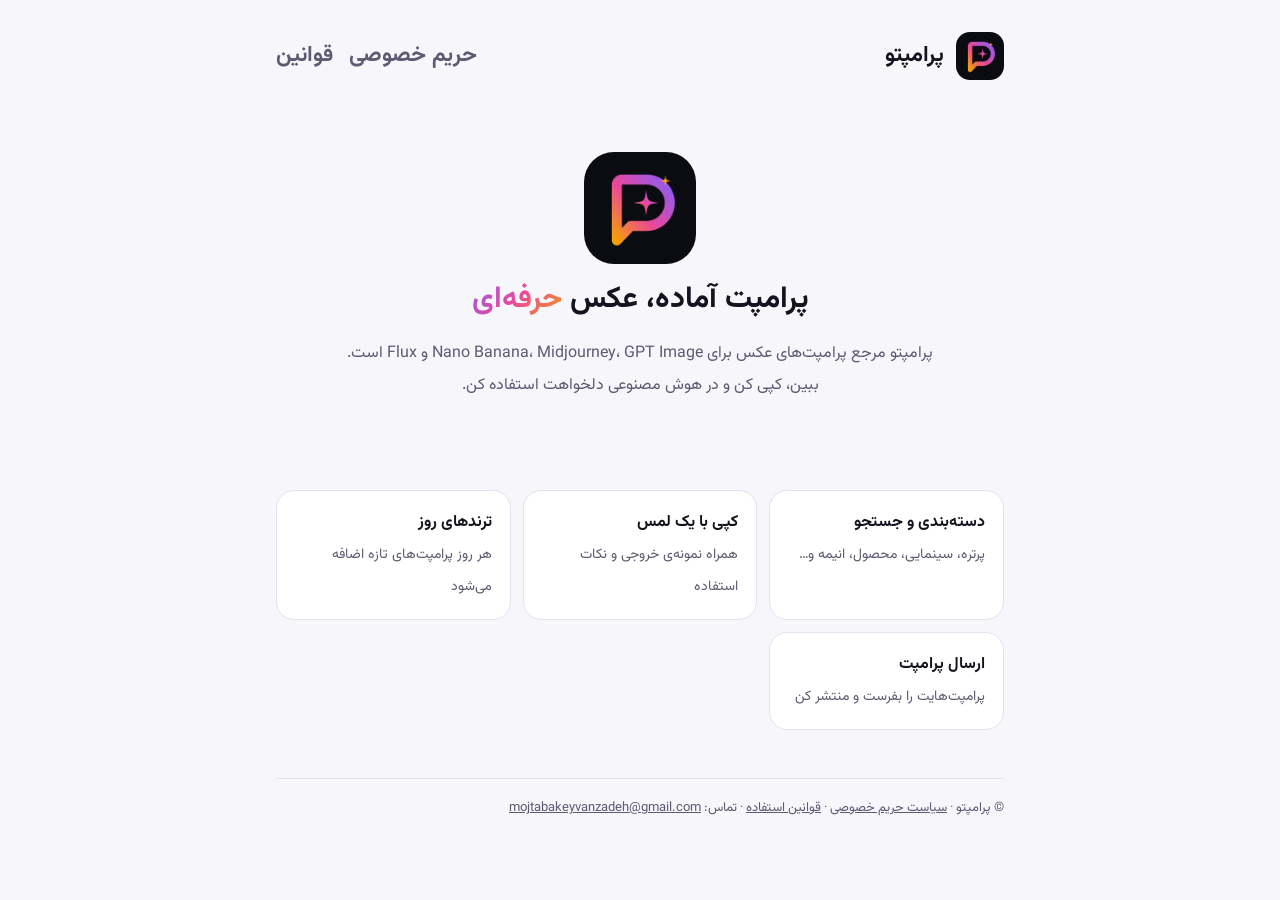
<file: index.html>
<!doctype html>
<html lang="fa" dir="rtl">
<head>
<meta charset="utf-8">
<meta name="viewport" content="width=device-width,initial-scale=1">
<title>پرامپتو | مرجع پرامپت‌های عکس هوش مصنوعی</title>
<meta name="description" content="پرامپتو؛ مرجع پرامپت‌های حرفه‌ای برای ساخت عکس با هوش مصنوعی.">
<link rel="icon" href="logo.png">
<link rel="stylesheet" href="style.css">
</head>
<body>
<div class="wrap">
  <header>
    <img src="logo.png" alt="">
    <a href="./">پرامپتو</a>
    <nav><a href="privacy.html">حریم خصوصی</a><a href="terms.html">قوانین</a></nav>
  </header>

  <section class="hero">
    <img src="logo.png" alt="لوگوی پرامپتو">
    <h1>پرامپت آماده، عکس <span class="grad">حرفه‌ای</span></h1>
    <p>پرامپتو مرجع پرامپت‌های عکس برای Nano Banana، Midjourney، GPT Image و Flux است.<br>
       ببین، کپی کن و در هوش مصنوعی دلخواهت استفاده کن.</p>
  </section>

  <div class="cards">
    <div class="card"><b>دسته‌بندی و جستجو</b><span>پرتره، سینمایی، محصول، انیمه و…</span></div>
    <div class="card"><b>کپی با یک لمس</b><span>همراه نمونه‌ی خروجی و نکات استفاده</span></div>
    <div class="card"><b>ترندهای روز</b><span>هر روز پرامپت‌های تازه اضافه می‌شود</span></div>
    <div class="card"><b>ارسال پرامپت</b><span>پرامپت‌هایت را بفرست و منتشر کن</span></div>
  </div>

  <footer>
    © پرامپتو ·
    <a href="privacy.html">سیاست حریم خصوصی</a> ·
    <a href="terms.html">قوانین استفاده</a> ·
    تماس: <a href="mailto:mojtabakeyvanzadeh@gmail.com">mojtabakeyvanzadeh@gmail.com</a>
  </footer>
</div>
</body>
</html>
</file>
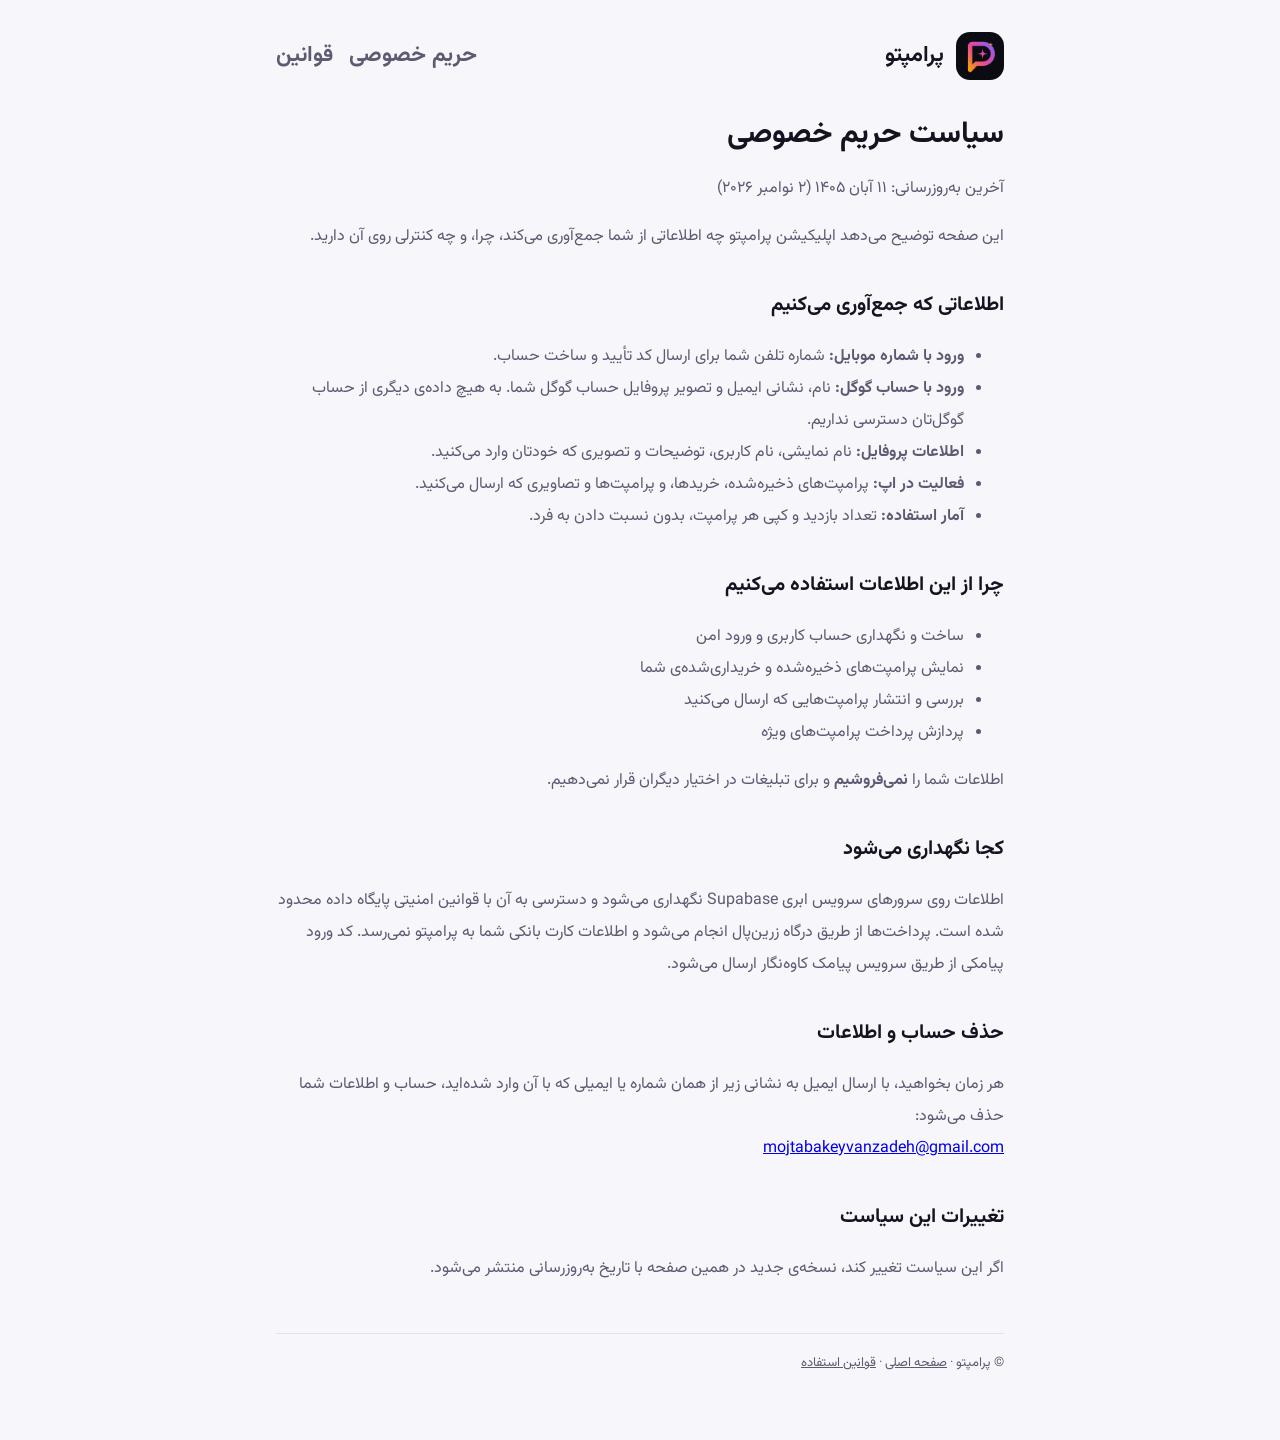
<file: privacy.html>
<!doctype html>
<html lang="fa" dir="rtl">
<head>
<meta charset="utf-8">
<meta name="viewport" content="width=device-width,initial-scale=1">
<title>سیاست حریم خصوصی | پرامپتو</title>
<link rel="icon" href="logo.png">
<link rel="stylesheet" href="style.css">
</head>
<body>
<div class="wrap">
  <header>
    <img src="logo.png" alt="">
    <a href="./">پرامپتو</a>
    <nav><a href="privacy.html">حریم خصوصی</a><a href="terms.html">قوانین</a></nav>
  </header>

  <h1>سیاست حریم خصوصی</h1>
  <p>آخرین به‌روزرسانی: ۱۱ آبان ۱۴۰۵ (۲ نوامبر ۲۰۲۶)</p>
  <p>این صفحه توضیح می‌دهد اپلیکیشن پرامپتو چه اطلاعاتی از شما جمع‌آوری می‌کند، چرا، و چه کنترلی روی آن دارید.</p>

  <h2>اطلاعاتی که جمع‌آوری می‌کنیم</h2>
  <ul>
    <li><b>ورود با شماره موبایل:</b> شماره تلفن شما برای ارسال کد تأیید و ساخت حساب.</li>
    <li><b>ورود با حساب گوگل:</b> نام، نشانی ایمیل و تصویر پروفایل حساب گوگل شما. به هیچ داده‌ی دیگری از حساب گوگل‌تان دسترسی نداریم.</li>
    <li><b>اطلاعات پروفایل:</b> نام نمایشی، نام کاربری، توضیحات و تصویری که خودتان وارد می‌کنید.</li>
    <li><b>فعالیت در اپ:</b> پرامپت‌های ذخیره‌شده، خریدها، و پرامپت‌ها و تصاویری که ارسال می‌کنید.</li>
    <li><b>آمار استفاده:</b> تعداد بازدید و کپی هر پرامپت، بدون نسبت دادن به فرد.</li>
  </ul>

  <h2>چرا از این اطلاعات استفاده می‌کنیم</h2>
  <ul>
    <li>ساخت و نگهداری حساب کاربری و ورود امن</li>
    <li>نمایش پرامپت‌های ذخیره‌شده و خریداری‌شده‌ی شما</li>
    <li>بررسی و انتشار پرامپت‌هایی که ارسال می‌کنید</li>
    <li>پردازش پرداخت پرامپت‌های ویژه</li>
  </ul>
  <p>اطلاعات شما را <b>نمی‌فروشیم</b> و برای تبلیغات در اختیار دیگران قرار نمی‌دهیم.</p>

  <h2>کجا نگهداری می‌شود</h2>
  <p>اطلاعات روی سرورهای سرویس ابری Supabase نگهداری می‌شود و دسترسی به آن با قوانین امنیتی پایگاه داده محدود شده است. پرداخت‌ها از طریق درگاه زرین‌پال انجام می‌شود و اطلاعات کارت بانکی شما به پرامپتو نمی‌رسد. کد ورود پیامکی از طریق سرویس پیامک کاوه‌نگار ارسال می‌شود.</p>

  <h2>حذف حساب و اطلاعات</h2>
  <p>هر زمان بخواهید، با ارسال ایمیل به نشانی زیر از همان شماره یا ایمیلی که با آن وارد شده‌اید، حساب و اطلاعات شما حذف می‌شود:<br>
  <a href="mailto:mojtabakeyvanzadeh@gmail.com">mojtabakeyvanzadeh@gmail.com</a></p>

  <h2>تغییرات این سیاست</h2>
  <p>اگر این سیاست تغییر کند، نسخه‌ی جدید در همین صفحه با تاریخ به‌روزرسانی منتشر می‌شود.</p>

  <footer>
    © پرامپتو · <a href="./">صفحه اصلی</a> · <a href="terms.html">قوانین استفاده</a>
  </footer>
</div>
</body>
</html>
</file>
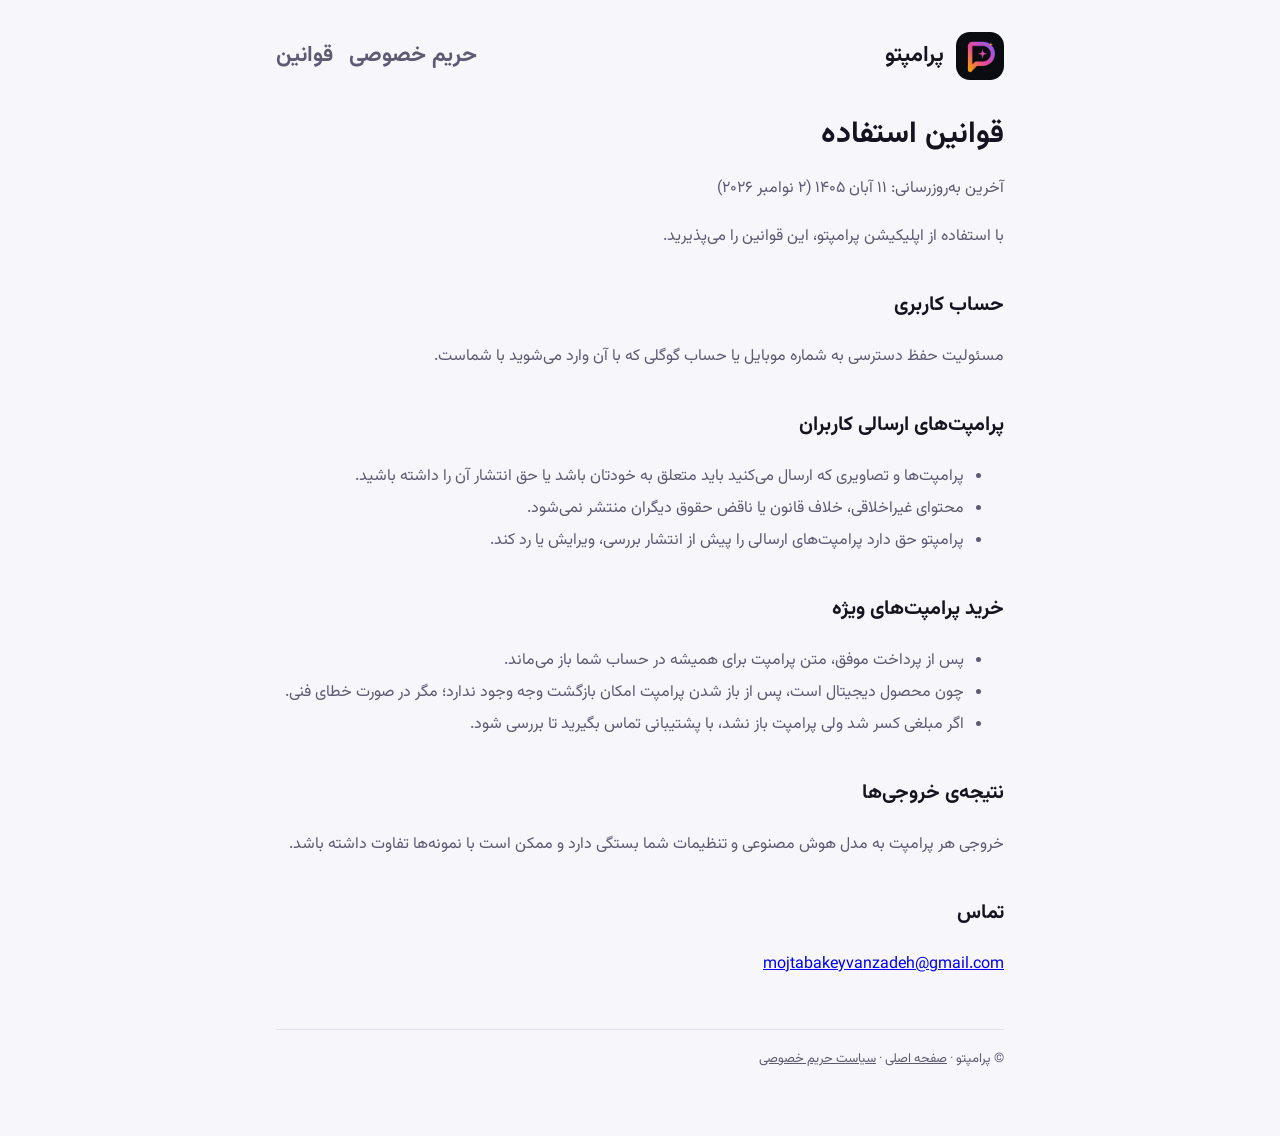
<file: terms.html>
<!doctype html>
<html lang="fa" dir="rtl">
<head>
<meta charset="utf-8">
<meta name="viewport" content="width=device-width,initial-scale=1">
<title>قوانین استفاده | پرامپتو</title>
<link rel="icon" href="logo.png">
<link rel="stylesheet" href="style.css">
</head>
<body>
<div class="wrap">
  <header>
    <img src="logo.png" alt="">
    <a href="./">پرامپتو</a>
    <nav><a href="privacy.html">حریم خصوصی</a><a href="terms.html">قوانین</a></nav>
  </header>

  <h1>قوانین استفاده</h1>
  <p>آخرین به‌روزرسانی: ۱۱ آبان ۱۴۰۵ (۲ نوامبر ۲۰۲۶)</p>
  <p>با استفاده از اپلیکیشن پرامپتو، این قوانین را می‌پذیرید.</p>

  <h2>حساب کاربری</h2>
  <p>مسئولیت حفظ دسترسی به شماره موبایل یا حساب گوگلی که با آن وارد می‌شوید با شماست.</p>

  <h2>پرامپت‌های ارسالی کاربران</h2>
  <ul>
    <li>پرامپت‌ها و تصاویری که ارسال می‌کنید باید متعلق به خودتان باشد یا حق انتشار آن را داشته باشید.</li>
    <li>محتوای غیراخلاقی، خلاف قانون یا ناقض حقوق دیگران منتشر نمی‌شود.</li>
    <li>پرامپتو حق دارد پرامپت‌های ارسالی را پیش از انتشار بررسی، ویرایش یا رد کند.</li>
  </ul>

  <h2>خرید پرامپت‌های ویژه</h2>
  <ul>
    <li>پس از پرداخت موفق، متن پرامپت برای همیشه در حساب شما باز می‌ماند.</li>
    <li>چون محصول دیجیتال است، پس از باز شدن پرامپت امکان بازگشت وجه وجود ندارد؛ مگر در صورت خطای فنی.</li>
    <li>اگر مبلغی کسر شد ولی پرامپت باز نشد، با پشتیبانی تماس بگیرید تا بررسی شود.</li>
  </ul>

  <h2>نتیجه‌ی خروجی‌ها</h2>
  <p>خروجی هر پرامپت به مدل هوش مصنوعی و تنظیمات شما بستگی دارد و ممکن است با نمونه‌ها تفاوت داشته باشد.</p>

  <h2>تماس</h2>
  <p><a href="mailto:mojtabakeyvanzadeh@gmail.com">mojtabakeyvanzadeh@gmail.com</a></p>

  <footer>
    © پرامپتو · <a href="./">صفحه اصلی</a> · <a href="privacy.html">سیاست حریم خصوصی</a>
  </footer>
</div>
</body>
</html>
</file>
<file: style.css>
@font-face { font-family: Vazirmatn; src: url(Vazirmatn-Regular.ttf); font-weight: 400; }
@font-face { font-family: Vazirmatn; src: url(Vazirmatn-Bold.ttf); font-weight: 700; }

:root {
  --bg: #0b0b12; --surface: #14141f; --border: #2a2a3d;
  --text: #f4f4f8; --muted: #a1a1b5;
  --brand: linear-gradient(135deg, #8b5cf6, #ec4899, #f59e0b);
}
@media (prefers-color-scheme: light) {
  :root { --bg: #f7f6fb; --surface: #ffffff; --border: #e4e1ee; --text: #15131f; --muted: #5e5a72; }
}
* { box-sizing: border-box; }
body {
  margin: 0; background: var(--bg); color: var(--text);
  font-family: Vazirmatn, Tahoma, sans-serif; line-height: 2;
}
.wrap { max-width: 760px; margin: 0 auto; padding: 32px 16px 64px; }
header { display: flex; align-items: center; gap: 12px; margin-bottom: 32px; }
header img { width: 48px; height: 48px; border-radius: 14px; }
header a { color: inherit; text-decoration: none; font-weight: 700; font-size: 22px; }
nav { margin-inline-start: auto; display: flex; gap: 16px; font-size: 14px; }
nav a { color: var(--muted); text-decoration: none; }
nav a:hover { color: var(--text); }
h1 { font-size: 30px; line-height: 1.5; margin: 0 0 8px; }
h2 { font-size: 20px; margin: 32px 0 4px; }
p, li { color: var(--muted); }
.hero { text-align: center; padding: 40px 0; }
.hero img { width: 112px; height: 112px; border-radius: 30px; }
.grad { background: var(--brand); -webkit-background-clip: text; background-clip: text; color: transparent; }
.cards { display: grid; grid-template-columns: repeat(auto-fit, minmax(200px, 1fr)); gap: 12px; margin: 32px 0; }
.card { background: var(--surface); border: 1px solid var(--border); border-radius: 18px; padding: 16px 18px; }
.card b { display: block; color: var(--text); }
.card span { color: var(--muted); font-size: 14px; }
.btn {
  display: inline-block; margin-top: 16px; padding: 12px 28px; border-radius: 16px;
  background: var(--brand); color: #fff; text-decoration: none; font-weight: 700;
}
footer { margin-top: 48px; padding-top: 16px; border-top: 1px solid var(--border); font-size: 13px; color: var(--muted); }
footer a { color: var(--muted); }
</file>
